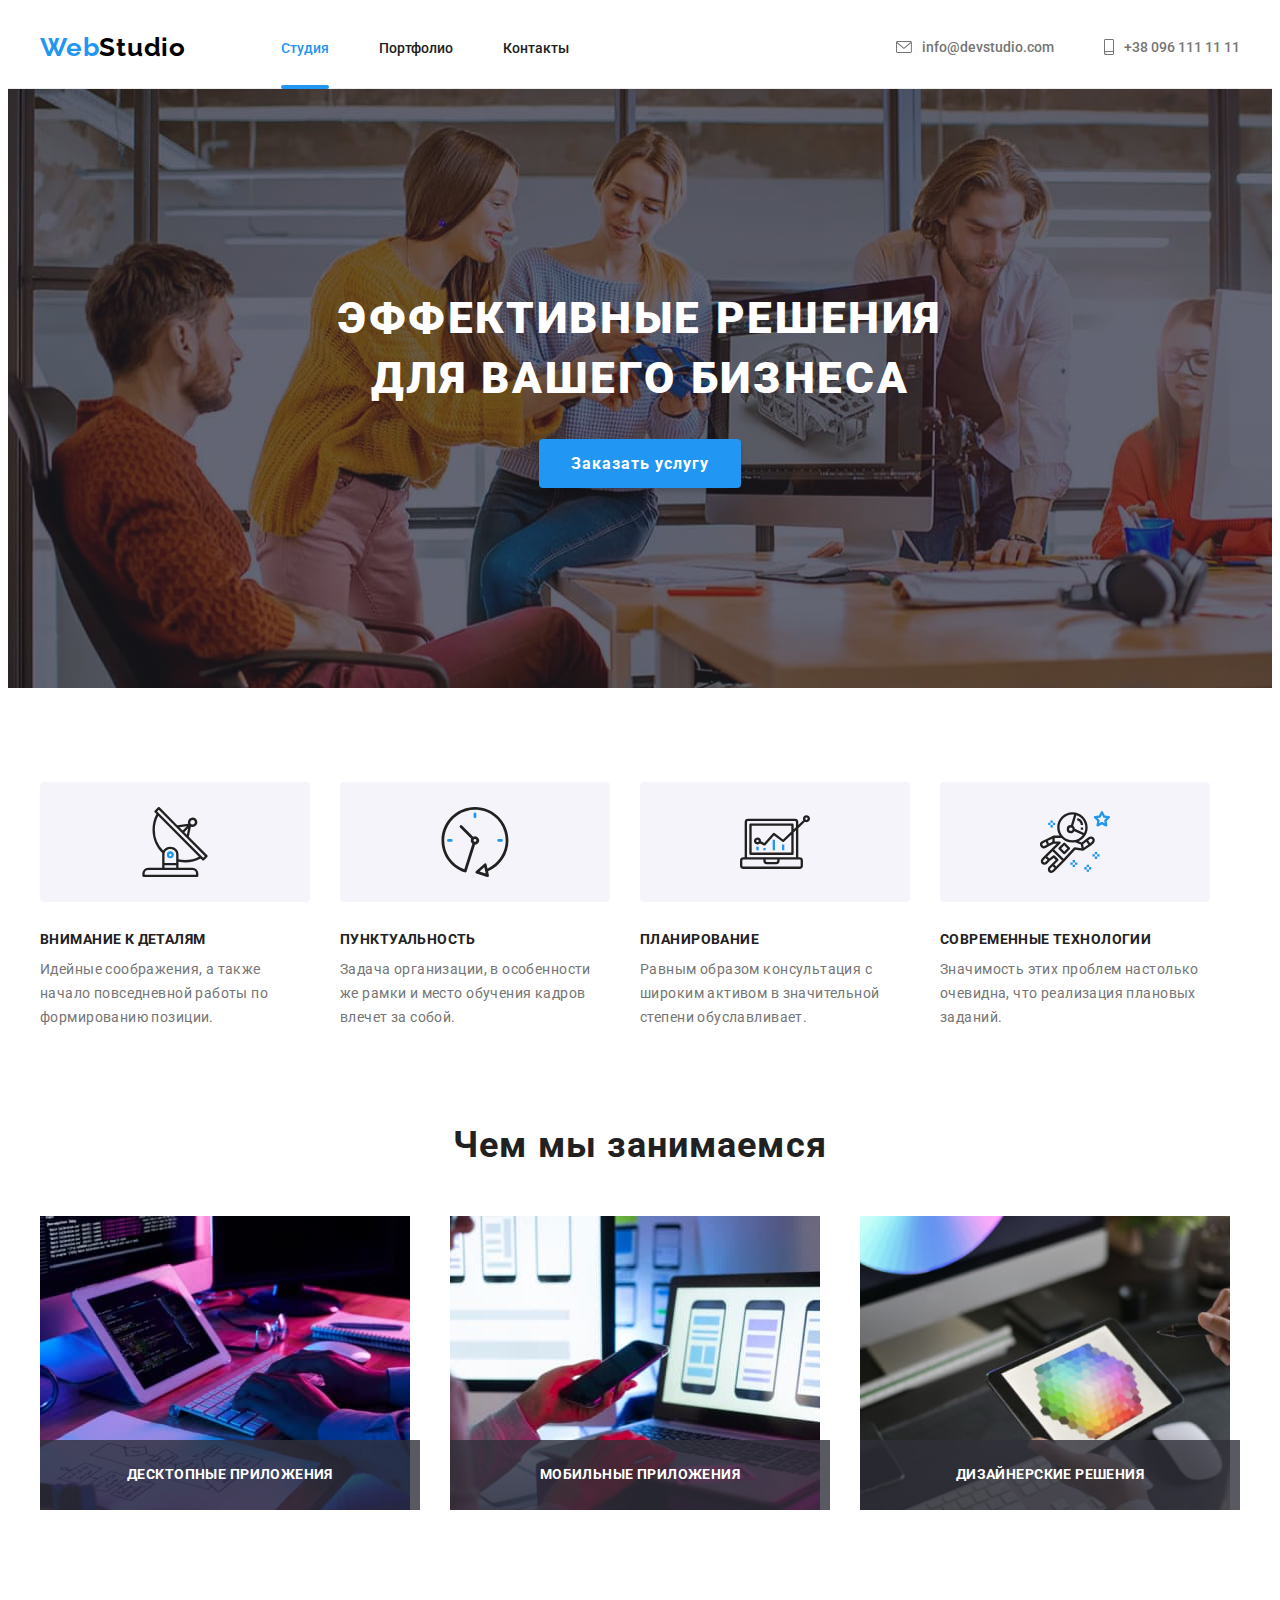
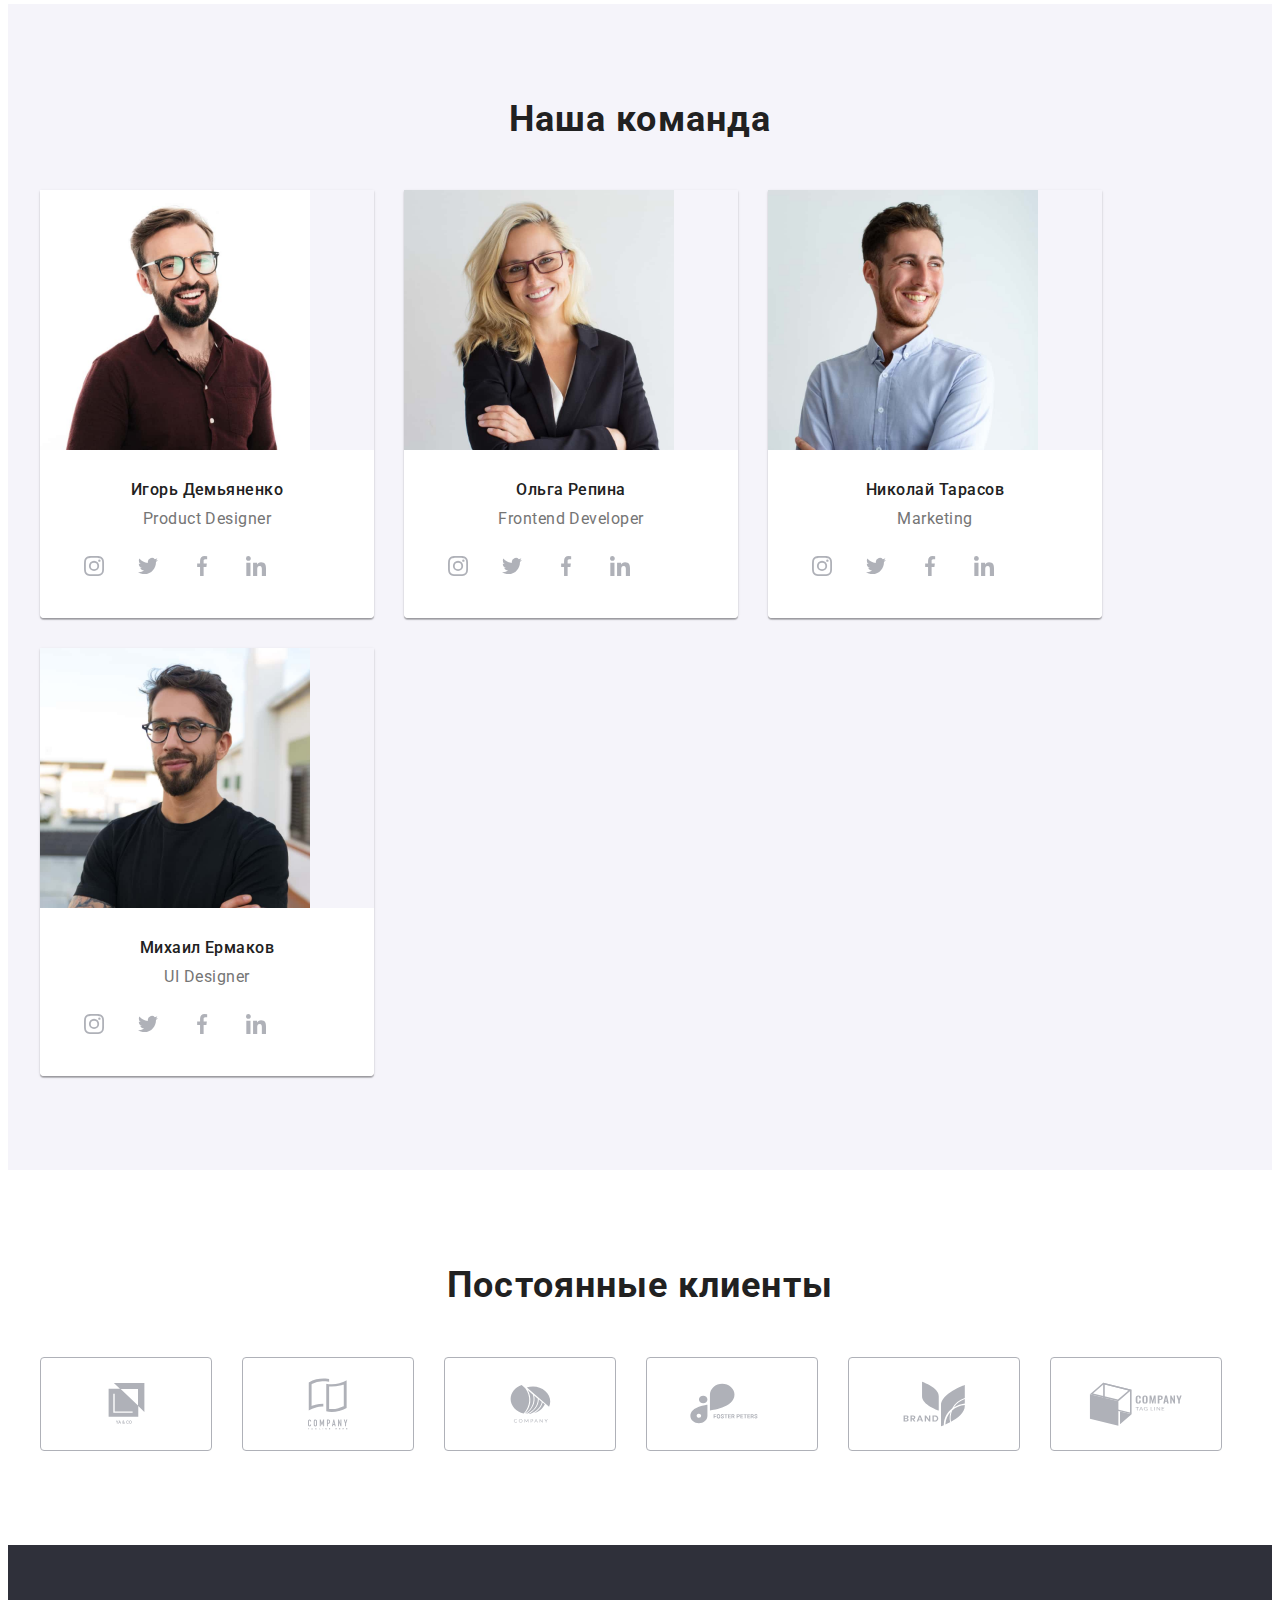
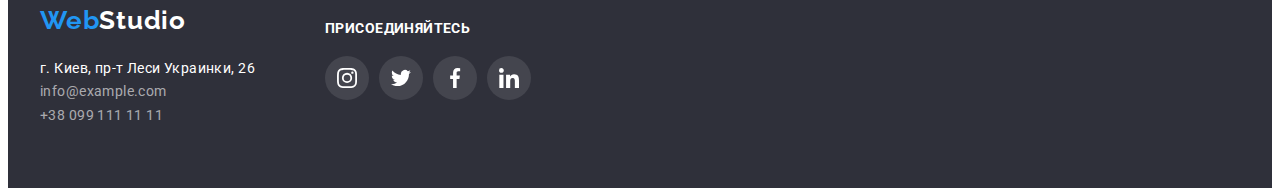
<file: index.html>
<!DOCTYPE html>
<html lang="ru">
  <head>
    <meta charset="UTF-8" />
    <meta http-equiv="X-UA-Compatible" content="IE=edge" />
    <meta name="viewport" content="width=device-width, initial-scale=1.0" />
    <link rel="preconnect" href="https://fonts.gstatic.com" />
    <link
      href="https://fonts.googleapis.com/css2?family=Raleway:wght@700&family=Roboto:wght@400;500;700;900&display=swap"
      rel="stylesheet"
    />
    <link
      rel="stylesheet"
      href="https://cdnjs.cloudflare.com/ajax/libs/modern-normalize/1.0.0/modern-normalize.min.css"
      integrity="sha512-ISS7cAi1PEhQ8jnbJpJZMd29NlhNj4AWYyLOSp2CE/CsHxTCu+r+t0D2yoJudVrd0/8fTVPUVDzY5Tvli75u/g=="
      crossorigin="anonymous"
    />
    <link rel="stylesheet" type="text/css" href="./css/styles.css" />
    <title>Студия</title>
  </head>
  <body>
    <!-- HEADER -->
    <header class="header">
      <div class="container">
        <nav class="site-nav">
          <a class="logo link" href="./index.html"><span>Web</span>Studio</a>
          <ul class="main-nav list">
            <li class="main-nav-item">
              <a class="main-nav-link link current" href="./index.html"
                >Студия</a
              >
            </li>
            <li class="main-nav-item">
              <a class="main-nav-link link" href="./portfolio.html"
                >Портфолио</a
              >
            </li>
            <li class="main-nav-item">
              <a class="main-nav-link link" href="#">Контакты</a>
            </li>
          </ul>
        </nav>
        <ul class="auth-list list">
          <li class="auth-list-item">
            <a class="auth-list-link link" href="mailto:info@devstudio.com">
              <svg class="auth-icon" width="16" height="12">
                <use href="./images/icons.svg#icon-envelope"></use>
              </svg>
              info@devstudio.com</a
            >
          </li>
          <li class="auth-list-item">
            <a class="auth-list-link link" href="tel:+380961111111">
              <svg class="auth-icon" width="10" height="16">
                <use href="./images/icons.svg#icon-smartphone"></use>
              </svg>
              +38 096 111 11 11</a
            >
          </li>
        </ul>
      </div>
    </header>
    <main>
      <!-- HERO SECTION -->
      <section class="hero-section">
        <div class="container">
          <h1 class="hero-section-title">
            Эффективные решения<br />для вашего бизнеса
          </h1>
          <button type="button" class="btn btn-hero" data-modal-open>
            Заказать услугу
          </button>
        </div>
      </section>
      <!-- FEATURES SECTION -->
      <section class="section features">
        <div class="container">
          <h2 class="section-title visually-hidden">Особенности</h2>
          <ul class="features-list list">
            <li class="features-list-item">
              <div class="thumb">
                <svg class="icon-feature" width="70" height="70">
                  <use href="./images/icons.svg#icon-antenna"></use>
                </svg>
              </div>
              <h3 class="list-title">Внимание к деталям</h3>
              <p class="features-text">
                Идейные соображения, а также начало повседневной работы по
                формированию позиции.
              </p>
            </li>
            <li class="features-list-item">
              <div class="thumb">
                <svg class="icon-feature" width="70" height="70">
                  <use href="./images/icons.svg#icon-clock"></use>
                </svg>
              </div>
              <h3 class="list-title">Пунктуальность</h3>
              <p class="features-text">
                Задача организации, в особенности же рамки и место обучения
                кадров влечет за собой.
              </p>
            </li>
            <li class="features-list-item">
              <div class="thumb">
                <svg class="icon-feature" width="70" height="70">
                  <use href="./images/icons.svg#icon-diagram"></use>
                </svg>
              </div>
              <h3 class="list-title">Планирование</h3>
              <p class="features-text">
                Равным образом консультация с широким активом в значительной
                степени обуславливает.
              </p>
            </li>
            <li class="features-list-item">
              <div class="thumb">
                <svg class="icon-feature" width="70" height="70">
                  <use href="./images/icons.svg#icon-astronaut"></use>
                </svg>
              </div>
              <h3 class="list-title">Современные технологии</h3>
              <p class="features-text">
                Значимость этих проблем настолько очевидна, что реализация
                плановых заданий.
              </p>
            </li>
          </ul>
        </div>
      </section>
      <!-- ACTIVITY SECION -->
      <section class="section activity">
        <div class="container">
          <h2 class="section-title">Чем мы занимаемся</h2>
          <ul class="activities-list list">
            <li class="activity-list-item">
              <div class="activity-card">
                <img
                  width="370"
                  height="294"
                  src="./images/activity1.jpg"
                  alt="Блок-схема алгоритмов"
                />
                <h3 class="list-title activity-text">
                  Десктопные приложения
                </h3>
              </div>
            </li>
            <li class="activity-list-item">
              <div class="activity-card">
                <img
                  width="370"
                  height="294"
                  src="./images/activity2.jpg"
                  alt="Мобильная разработка"
                />
                <h3 class="list-title activity-text">
                  Мобильные приложения
                </h3>
              </div>
            </li>
            <li class="activity-list-item">
              <div class="activity-card">
                <img
                  width="370"
                  height="294"
                  src="./images/activity3.jpg"
                  alt="Дизайн цвета, планшет с цветовым шестиугольником"
                />
                <h3 class="list-title activity-text">
                  Дизайнерские решения
                </h3>
              </div>
            </li>
          </ul>
        </div>
      </section>
      <!-- OUR TEAM SECTION -->
      <section class="section our-team">
        <div class="container">
          <h2 class="section-title">Наша команда</h2>
          <ul class="team-list list">
            <li class="team-list-item">
              <img
                width="270"
                height="260"
                src="./images/team_member1.jpg"
                alt="Product Designer Игорь Демьяненко"
              />
              <div class="photo-signature">
                <h3 class="team-member-name">Игорь Демьяненко</h3>
                <p lang="en" class="team-member-occupation">Product Designer</p>
                <ul class="social-icons-list list">
                  <li class="social-icons-list-item">
                    <a href="#" class="social-icons-list-item-link link">
                      <svg class="social-list-icon">
                        <use href="./images/icons.svg#icon-instagram"></use>
                      </svg>
                    </a>
                  </li>
                  <li class="social-icons-list-item">
                    <a href="#" class="social-icons-list-item-link link">
                      <svg class="social-list-icon">
                        <use href="./images/icons.svg#icon-twitter"></use>
                      </svg>
                    </a>
                  </li>
                  <li class="social-icons-list-item">
                    <a href="#" class="social-icons-list-item-link link">
                      <svg class="social-list-icon">
                        <use href="./images/icons.svg#icon-facebook"></use>
                      </svg>
                    </a>
                  </li>
                  <li class="social-icons-list-item">
                    <a href="#" class="social-icons-list-item-link link">
                      <svg class="social-list-icon">
                        <use href="./images/icons.svg#icon-linkedin"></use>
                      </svg>
                    </a>
                  </li>
                </ul>
              </div>
            </li>
            <li class="team-list-item">
              <img
                width="270"
                height="260"
                src="./images/team_member2.jpg"
                alt="Frontend Developer Ольга Репина"
              />
              <div class="photo-signature">
                <h3 class="team-member-name">Ольга Репина</h3>
                <p lang="en" class="team-member-occupation">
                  Frontend Developer
                </p>
                <ul class="social-icons-list list">
                  <li class="social-icons-list-item">
                    <a href="#" class="social-icons-list-item-link link">
                      <svg class="social-list-icon">
                        <use href="./images/icons.svg#icon-instagram"></use>
                      </svg>
                    </a>
                  </li>
                  <li class="social-icons-list-item">
                    <a href="#" class="social-icons-list-item-link link">
                      <svg class="social-list-icon">
                        <use href="./images/icons.svg#icon-twitter"></use>
                      </svg>
                    </a>
                  </li>
                  <li class="social-icons-list-item">
                    <a href="#" class="social-icons-list-item-link link">
                      <svg class="social-list-icon">
                        <use href="./images/icons.svg#icon-facebook"></use>
                      </svg>
                    </a>
                  </li>
                  <li class="social-icons-list-item">
                    <a href="#" class="social-icons-list-item-link link">
                      <svg class="social-list-icon">
                        <use href="./images/icons.svg#icon-linkedin"></use>
                      </svg>
                    </a>
                  </li>
                </ul>
              </div>
            </li>
            <li class="team-list-item">
              <img
                width="270"
                height="260"
                src="./images/team_member3.jpg"
                alt="Marketing Николай Тарасов"
              />
              <div class="photo-signature">
                <h3 class="team-member-name">Николай Тарасов</h3>
                <p lang="en" class="team-member-occupation">Marketing</p>
                <ul class="social-icons-list list">
                  <li class="social-icons-list-item">
                    <a href="#" class="social-icons-list-item-link link">
                      <svg class="social-list-icon">
                        <use href="./images/icons.svg#icon-instagram"></use>
                      </svg>
                    </a>
                  </li>
                  <li class="social-icons-list-item">
                    <a href="#" class="social-icons-list-item-link link">
                      <svg class="social-list-icon">
                        <use href="./images/icons.svg#icon-twitter"></use>
                      </svg>
                    </a>
                  </li>
                  <li class="social-icons-list-item">
                    <a href="#" class="social-icons-list-item-link link">
                      <svg class="social-list-icon">
                        <use href="./images/icons.svg#icon-facebook"></use>
                      </svg>
                    </a>
                  </li>
                  <li class="social-icons-list-item">
                    <a href="#" class="social-icons-list-item-link link">
                      <svg class="social-list-icon">
                        <use href="./images/icons.svg#icon-linkedin"></use>
                      </svg>
                    </a>
                  </li>
                </ul>
              </div>
            </li>
            <li class="team-list-item">
              <img
                width="270"
                height="260"
                src="./images/team_member4.jpg"
                alt="UI Designer Михаил Ермаков"
              />
              <div class="photo-signature">
                <h3 class="team-member-name">Михаил Ермаков</h3>
                <p lang="en" class="team-member-occupation">UI Designer</p>
                <ul class="social-icons-list list">
                  <li class="social-icons-list-item">
                    <a href="#" class="social-icons-list-item-link link">
                      <svg class="social-list-icon">
                        <use href="./images/icons.svg#icon-instagram"></use>
                      </svg>
                    </a>
                  </li>
                  <li class="social-icons-list-item">
                    <a href="#" class="social-icons-list-item-link link">
                      <svg class="social-list-icon">
                        <use href="./images/icons.svg#icon-twitter"></use>
                      </svg>
                    </a>
                  </li>
                  <li class="social-icons-list-item">
                    <a href="#" class="social-icons-list-item-link link">
                      <svg class="social-list-icon">
                        <use href="./images/icons.svg#icon-facebook"></use>
                      </svg>
                    </a>
                  </li>
                  <li class="social-icons-list-item">
                    <a href="#" class="social-icons-list-item-link link">
                      <svg class="social-list-icon">
                        <use href="./images/icons.svg#icon-linkedin"></use>
                      </svg>
                    </a>
                  </li>
                </ul>
              </div>
            </li>
          </ul>
        </div>
      </section>

      <!-- CLIENTS SECION -->
      <section class="section clients">
        <div class="container">
          <h2 class="section-title">Постоянные клиенты</h2>
          <ul class="clients-list list">
            <li class="client-item">
              <a href="#" class="client-link link">
                <svg class="client-icon" width="41" height="47">
                  <use href="./images/icons.svg#icon-client-logo-1"></use>
                </svg>
              </a>
            </li>
            <li class="client-item">
              <a href="#" class="client-link link">
                <svg class="client-icon" width="40" height="52">
                  <use href="./images/icons.svg#icon-client-logo-2"></use>
                </svg>
              </a>
            </li>
            <li class="client-item">
              <a href="#" class="client-link link">
                <svg class="client-icon" width="43" height="41">
                  <use href="./images/icons.svg#icon-client-logo-3"></use>
                </svg>
              </a>
            </li>
            <li class="client-item">
              <a href="#" class="client-link link">
                <svg class="client-icon" width="84" height="41">
                  <use href="./images/icons.svg#icon-client-logo-4"></use>
                </svg>
              </a>
            </li>
            <li class="client-item">
              <a href="#" class="client-link link">
                <svg class="client-icon" width="63" height="46">
                  <use href="./images/icons.svg#icon-client-logo-5"></use>
                </svg>
              </a>
            </li>
            <li class="client-item">
              <a href="#" class="client-link link">
                <svg class="client-icon" width="94" height="44">
                  <use href="./images/icons.svg#icon-client-logo-6"></use>
                </svg>
              </a>
            </li>
          </ul>
        </div>
      </section>
    </main>
    <!-- FOOTER -->
    <footer class="footer">
      <div class="container">
        <div class="address-and-social">
          <address class="address">
            <a href="./index.html" class="logo-white link"
              ><span>Web</span>Studio</a
            >
            <p class="studio-location">г. Киев, пр-т Леси Украинки, 26</p>
            <ul class="footer-contact-list list">
              <li class="footer-contact-list-item">
                <a
                  class="footer-contact-link link"
                  href="mailto:info@example.com"
                  >info@example.com</a
                >
              </li>
              <li class="footer-contact-list-item">
                <a class="footer-contact-link link" href="tel:+380991111111"
                  >+38 099 111 11 11</a
                >
              </li>
            </ul>
          </address>
          <div class="social-links-footer">
            <p class="socia-links-title-footer">присоединяйтесь</p>
            <ul class="social-icons-list list">
              <li class="social-icons-list-item">
                <a href="#" class="social-icons-list-item-link link">
                  <svg class="social-list-icon">
                    <use href="./images/icons.svg#icon-instagram"></use>
                  </svg>
                </a>
              </li>
              <li class="social-icons-list-item">
                <a href="#" class="social-icons-list-item-link link">
                  <svg class="social-list-icon">
                    <use href="./images/icons.svg#icon-twitter"></use>
                  </svg>
                </a>
              </li>
              <li class="social-icons-list-item">
                <a href="#" class="social-icons-list-item-link link">
                  <svg class="social-list-icon">
                    <use href="./images/icons.svg#icon-facebook"></use>
                  </svg>
                </a>
              </li>
              <li class="social-icons-list-item">
                <a href="#" class="social-icons-list-item-link link">
                  <svg class="social-list-icon">
                    <use href="./images/icons.svg#icon-linkedin"></use>
                  </svg>
                </a>
              </li>
            </ul>
          </div>
        </div>
      </div>
    </footer>
    <!-- modal window -->
    <div class="backdrop is-hidden" data-modal>
      <div class="modal">
        <button type="button" class="modal-close-btn" data-modal-close>
          <svg class="modal-close-icon" width="11" height="11">
            <use href="./images/icons.svg#icon-close"></use>
          </svg>
        </button>
      </div>
    </div>
    <!-- end modal window -->
    <script src="./js/modal.js"></script>
  </body>
</html>
</file>
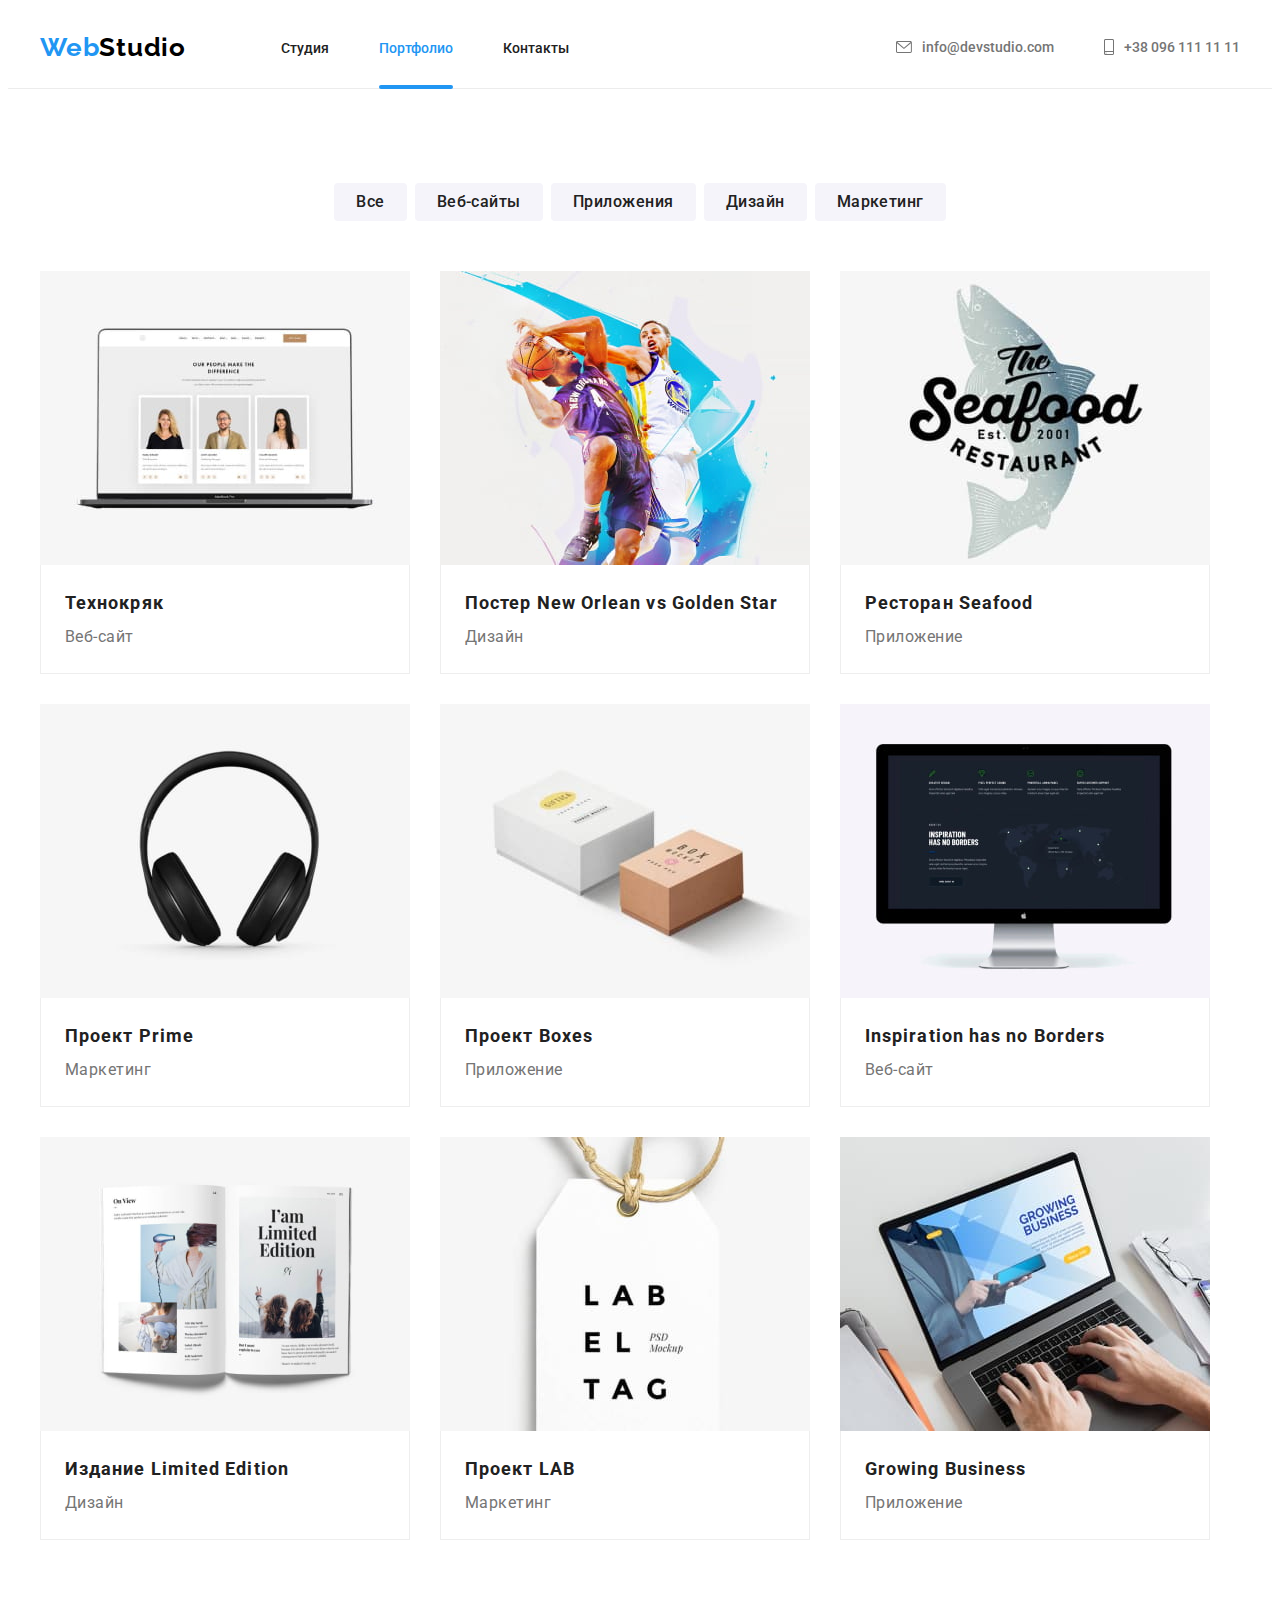
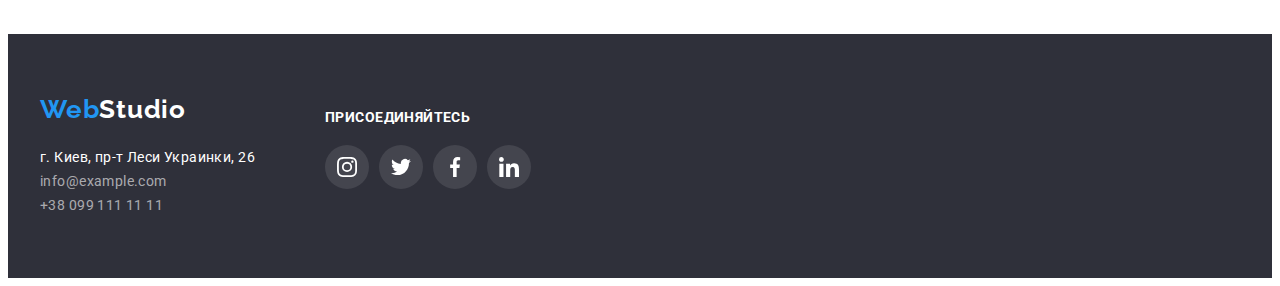
<file: portfolio.html>
<!DOCTYPE html>
<html lang="ru">
  <head>
    <meta charset="UTF-8" />
    <meta http-equiv="X-UA-Compatible" content="IE=edge" />
    <meta name="viewport" content="width=device-width, initial-scale=1.0" />
    <link rel="preconnect" href="https://fonts.gstatic.com" />
    <link
      href="https://fonts.googleapis.com/css2?family=Raleway:wght@700&family=Roboto:wght@400;500;700;900&display=swap"
      rel="stylesheet"
    />
    <link
      rel="stylesheet"
      href="https://cdnjs.cloudflare.com/ajax/libs/modern-normalize/1.0.0/modern-normalize.min.css"
      integrity="sha512-ISS7cAi1PEhQ8jnbJpJZMd29NlhNj4AWYyLOSp2CE/CsHxTCu+r+t0D2yoJudVrd0/8fTVPUVDzY5Tvli75u/g=="
      crossorigin="anonymous"
    />
    <link rel="stylesheet" type="text/css" href="./css/styles.css" />
    <title>Портфолио</title>
  </head>
  <body>
    <!-- HEADER -->
    <header class="header">
      <div class="container">
        <nav class="site-nav">
          <a class="logo link" href="./index.html"><span>Web</span>Studio</a>
          <ul class="main-nav list">
            <li class="main-nav-item">
              <a class="main-nav-link link" href="./index.html">Студия</a>
            </li>
            <li class="main-nav-item">
              <a class="main-nav-link link current" href="./portfolio.html"
                >Портфолио</a
              >
            </li>
            <li class="main-nav-item">
              <a class="main-nav-link link" href="#">Контакты</a>
            </li>
          </ul>
        </nav>
        <ul class="auth-list list">
          <li class="auth-list-item">
            <a class="auth-list-link link" href="mailto:info@devstudio.com">
              <svg class="auth-icon" width="16" height="12">
                <use href="./images/icons.svg#icon-envelope"></use>
              </svg>
              info@devstudio.com</a
            >
          </li>
          <li class="auth-list-item">
            <a class="auth-list-link link" href="tel:+380961111111">
              <svg class="auth-icon" width="10" height="16">
                <use href="./images/icons.svg#icon-smartphone"></use>
              </svg>
              +38 096 111 11 11</a
            >
          </li>
        </ul>
      </div>
    </header>
    <main>
      <!-- PORTFOLIO SECTION -->
      <section class="section portfolio">
        <div class="container">
          <h2 class="section-title visually-hidden">Портфолио</h2>
          <!-- FILTER BUTTONS -->
          <ul class="filter-btns-list list">
            <li class="filter-btns-item">
              <button type="button" class="btn btn-filter">Все</button>
            </li>
            <li class="filter-btns-item">
              <button type="button" class="btn btn-filter">Веб-сайты</button>
            </li>
            <li class="filter-btns-item">
              <button type="button" class="btn btn-filter">Приложения</button>
            </li>
            <li class="filter-btns-item">
              <button type="button" class="btn btn-filter">Дизайн</button>
            </li>
            <li class="filter-btns-item">
              <button type="button" class="btn btn-filter">Маркетинг</button>
            </li>
          </ul>

          <!-- CARDS -->
          <ul class="cards-list list">
            <li class="cards-item">
              <a href="#" class="card-link link">
                <div class="card-contents">
                  <div class="card-img-wrapper">
                    <img
                      class="card-img"
                      width="370"
                      height="294"
                      src="./images/portfolio-card1.jpg"
                      alt="веб-сайт технокряк"
                    />
                    <p class="overlay">
                      Технокряк это современная площадка распространения
                      коронавируса. Компании используют эту платформу для
                      цифрового шпионажа и атак на защищённые сервера
                      конкурентов.
                    </p>
                  </div>
                  <div class="card-signature">
                    <h3 class="card-name">Технокряк</h3>
                    <p class="card-category">Веб-сайт</p>
                  </div>
                </div>
              </a>
            </li>
            <li class="cards-item">
              <a href="#" class="card-link link">
                <div class="card-contents">
                  <div class="card-img-wrapper">
                    <img
                      class="card-img"
                      width="370"
                      height="294"
                      src="./images/portfolio-card2.jpg"
                      alt="постер игра в баскетбол"
                    />
                    <p class="overlay">
                      Технокряк это современная площадка распространения
                      коронавируса. Компании используют эту платформу для
                      цифрового шпионажа и атак на защищённые сервера
                      конкурентов.
                    </p>
                  </div>
                  <div class="card-signature">
                    <h3 class="card-name">Постер New Orlean vs Golden Star</h3>
                    <p class="card-category">Дизайн</p>
                  </div>
                </div>
              </a>
            </li>
            <li class="cards-item">
              <a href="" class="card-link link">
                <div class="card-contents">
                  <div class="card-img-wrapper">
                    <img
                      class="card-img"
                      width="370"
                      height="294"
                      src="./images/portfolio-card3.jpg"
                      alt="логотип ресторана морепродуктов"
                    />
                    <p class="overlay">
                      Технокряк это современная площадка распространения
                      коронавируса. Компании используют эту платформу для
                      цифрового шпионажа и атак на защищённые сервера
                      конкурентов.
                    </p>
                  </div>
                  <div class="card-signature">
                    <h3 class="card-name">Ресторан Seafood</h3>
                    <p class="card-category">Приложение</p>
                  </div>
                </div>
              </a>
            </li>
            <li class="cards-item">
              <a href="" class="card-link link">
                <div class="card-contents">
                  <div class="card-img-wrapper">
                    <img
                      class="card-img"
                      width="370"
                      height="294"
                      src="./images/portfolio-card4.jpg"
                      alt="наушники"
                    />
                    <p class="overlay">
                      Технокряк это современная площадка распространения
                      коронавируса. Компании используют эту платформу для
                      цифрового шпионажа и атак на защищённые сервера
                      конкурентов.
                    </p>
                  </div>
                  <div class="card-signature">
                    <h3 class="card-name">Проект Prime</h3>
                    <p class="card-category">Маркетинг</p>
                  </div>
                </div>
              </a>
            </li>
            <li class="cards-item">
              <a href="" class="card-link link">
                <div class="card-contents">
                  <div class="card-img-wrapper">
                    <img
                      class="card-img"
                      width="370"
                      height="294"
                      src="./images/portfolio-card5.jpg"
                      alt="две коробки"
                    />
                    <p class="overlay">
                      Технокряк это современная площадка распространения
                      коронавируса. Компании используют эту платформу для
                      цифрового шпионажа и атак на защищённые сервера
                      конкурентов.
                    </p>
                  </div>
                  <div class="card-signature">
                    <h3 class="card-name">Проект Boxes</h3>
                    <p class="card-category">Приложение</p>
                  </div>
                </div>
              </a>
            </li>
            <li class="cards-item">
              <a href="" class="card-link link">
                <div class="card-contents">
                  <div class="card-img-wrapper">
                    <img
                      class="card-img"
                      width="370"
                      height="294"
                      src="./images/portfolio-card6.jpg"
                      alt="монитор"
                    />
                    <p class="overlay">
                      Технокряк это современная площадка распространения
                      коронавируса. Компании используют эту платформу для
                      цифрового шпионажа и атак на защищённые сервера
                      конкурентов.
                    </p>
                  </div>
                  <div class="card-signature">
                    <h3 class="card-name">Inspiration has no Borders</h3>
                    <p class="card-category">Веб-сайт</p>
                  </div>
                </div>
              </a>
            </li>
            <li class="cards-item">
              <a href="" class="card-link link">
                <div class="card-contents">
                  <div class="card-img-wrapper">
                    <img
                      class="card-img"
                      width="370"
                      height="294"
                      src="./images/portfolio-card7.jpg"
                      alt="книга издания Limited Edition"
                    />
                    <p class="overlay">
                      Технокряк это современная площадка распространения
                      коронавируса. Компании используют эту платформу для
                      цифрового шпионажа и атак на защищённые сервера
                      конкурентов.
                    </p>
                  </div>
                  <div class="card-signature">
                    <h3 class="card-name">Издание Limited Edition</h3>
                    <p class="card-category">Дизайн</p>
                  </div>
                </div>
              </a>
            </li>
            <li class="cards-item">
              <a href="" class="card-link link">
                <div class="card-contents">
                  <div class="card-img-wrapper">
                    <img
                      class="card-img"
                      width="370"
                      height="294"
                      src="./images/portfolio-card8.jpg"
                      alt="бирка проект LAB"
                    />
                    <p class="overlay">
                      Технокряк это современная площадка распространения
                      коронавируса. Компании используют эту платформу для
                      цифрового шпионажа и атак на защищённые сервера
                      конкурентов.
                    </p>
                  </div>
                  <div class="card-signature">
                    <h3 class="card-name">Проект LAB</h3>
                    <p class="card-category">Маркетинг</p>
                  </div>
                </div>
              </a>
            </li>
            <li class="cards-item">
              <a href="" class="card-link link">
                <div class="card-contents">
                  <div class="card-img-wrapper">
                    <img
                      class="card-img"
                      width="370"
                      height="294"
                      src="./images/portfolio-card9.jpg"
                      alt="приложение Growing Business"
                    />
                    <p class="overlay">
                      Технокряк это современная площадка распространения
                      коронавируса. Компании используют эту платформу для
                      цифрового шпионажа и атак на защищённые сервера
                      конкурентов.
                    </p>
                  </div>
                  <div class="card-signature">
                    <h3 class="card-name">Growing Business</h3>
                    <p class="card-category">Приложение</p>
                  </div>
                </div>
              </a>
            </li>
          </ul>
        </div>
      </section>
    </main>
    <!-- FOOTER -->
    <footer class="footer">
      <div class="container">
        <div class="address-and-social">
          <address class="address">
            <a href="./index.html" class="logo-white link"
              ><span>Web</span>Studio</a
            >
            <p class="studio-location">г. Киев, пр-т Леси Украинки, 26</p>
            <ul class="footer-contact-list list">
              <li class="footer-contact-list-item">
                <a
                  class="footer-contact-link link"
                  href="mailto:info@example.com"
                  >info@example.com</a
                >
              </li>
              <li class="footer-contact-list-item">
                <a class="footer-contact-link link" href="tel:+380991111111"
                  >+38 099 111 11 11</a
                >
              </li>
            </ul>
          </address>
          <div class="social-links-footer">
            <p class="socia-links-title-footer">присоединяйтесь</p>
            <ul class="social-icons-list list">
              <li class="social-icons-list-item">
                <a href="#" class="social-icons-list-item-link link">
                  <svg class="social-list-icon">
                    <use href="./images/icons.svg#icon-instagram"></use>
                  </svg>
                </a>
              </li>
              <li class="social-icons-list-item">
                <a href="#" class="social-icons-list-item-link link">
                  <svg class="social-list-icon">
                    <use href="./images/icons.svg#icon-twitter"></use>
                  </svg>
                </a>
              </li>
              <li class="social-icons-list-item">
                <a href="#" class="social-icons-list-item-link link">
                  <svg class="social-list-icon">
                    <use href="./images/icons.svg#icon-facebook"></use>
                  </svg>
                </a>
              </li>
              <li class="social-icons-list-item">
                <a href="#" class="social-icons-list-item-link link">
                  <svg class="social-list-icon">
                    <use href="./images/icons.svg#icon-linkedin"></use>
                  </svg>
                </a>
              </li>
            </ul>
          </div>
        </div>
      </div>
    </footer>
  </body>
</html>
</file>
<file: css/styles.css>
:root {
  --primary-text-color: #212121;
  --logo-black-color: #000000;
  --accent-color: #2196f3;
  --grey-text-color: #757575;
  --hero-background-color: #2f303a;
  --primary-white-color: #ffffff;
  --background-grey-color: #f5f4fa;
  --main-font: "Roboto", sans-serif;
  --secondary-font: "Raleway", sans-serif;
  --social-links-color: #afb1b8;
  --social-links-grey-background: rgba(255, 255, 255, 0.1);
  --activity-card-grey-color:  rgba(47, 48, 58, 0.8);
  --transition-duration: 250ms;
  --transition-timing-func: cubic-bezier(0.4, 0, 0.2, 1);
  --overlay-color: rgba(33, 150, 243, 0.9);
  --contact-link-text-color: rgba(255, 255, 255, 0.6);
}
/* ***** GENERAL ***** */
body {
  color: var(--primary-text-color);
  font-family: var(--main-font);
}

.list {
  list-style: none;
}
.link {
  text-decoration: none;
}

ul,
ol {
  padding-left: 0;
  margin: 0;
}

h1,
h2,
h3,
h4,
h5,
h6,
p {
  margin-top: 0;
  margin-bottom: 0;
}

img {
  display: block;
}

.container {
  width: 1200px;
  margin: 0 auto;
  padding: 0 15px;
}

/* ***** END GENERAL ***** */

/* ******* COMPONENTS ******* */
.section-title {
  font-size: 36px;
  line-height: 1.17;
  text-align: center;
  letter-spacing: 0.03em;
  margin-bottom: 50px;
}

.visually-hidden {
  position: absolute;
  width: 1px;
  height: 1px;
  margin: -1px;
  border: 0;
  padding: 0;
  white-space: nowrap;
  clip-path: inset(100%);
  clip: rect(0 0 0 0);
  overflow: hidden;
}

/* ******* END COMPONENTS ******* */

/* ******* SOCIAL LINKS ******* */
.social-icons-list {
  display: flex;
  align-items: center;
}

.social-list-icon {
  width: 20px;
  height: 20px;
  fill: var(--social-links-color);
  transition: fill var(--transition-duration) var(--transition-timing-func);
}
.social-icons-list-item-link {
  width: 44px;
  height: 44px;
  background-color: var(--primary-white-color);
  border-radius: 50%;
  display: flex;
  justify-content: center;
  align-items: center;
  transition: background-color var(--transition-duration) var(--transition-timing-func);
}

.social-icons-list-item-link:hover,
.social-icons-list-item-link:focus {
  background-color: var(--accent-color);
}

.social-icons-list-item-link:hover .social-list-icon,
.social-icons-list-item-link:focus .social-list-icon {
  fill: var(--primary-white-color);
}

.social-icons-list-item:not(:last-child) {
  margin-right: 10px;
}

.social-links-footer .social-icons-list-item-link {
  background-color: var(--social-links-grey-background);
}

.social-links-footer .social-icons-list-item-link:hover,
.social-links-footer .social-icons-list-item-link:focus {
  background: var(--accent-color);
}

.social-links-footer .social-list-icon {
  fill: var(--primary-white-color);
}
/* ******* END SOCIAL LINKS ******* */

/* *********** HEADER *********** */
.header .container {
  display: flex;
  justify-content: space-between;
}

.header {
  border-bottom: 1px solid #ececec;
  padding-top: 24px;
  padding-bottom: 25px;
}

.site-nav {
  display: flex;
}

.main-nav,
.auth-list {
  display: flex;
  align-items: center;
}

.main-nav-link,
.auth-list-link {
  font-size: 14px;
  font-weight: 500;
  transition: color var(--transition-duration) var(--transition-timing-func);
}

.main-nav-link {
  color: var(--primary-text-color);
  position: relative;
}

.auth-list-link {
  color: var(--grey-text-color);
}

.main-nav-link:hover,
.main-nav-link:focus,
.auth-list-link:hover,
.auth-list-link:focus,
.footer-contact-link:hover,
.footer-contact-link:focus {
  color: var(--accent-color);
}

.current {
  color: var(--accent-color);
}

.main-nav-item:not(:last-child),
.auth-list-item:not(:last-child) {
  margin-right: 50px;
}

.auth-icon {
  margin-right: 10px;
  fill: currentColor;
}

.auth-list .auth-list-link {
  display: flex;
  align-items: center;
}

.main-nav-link::after {
  opacity: 0;
  content: "";
  transition: opacity var(--transition-duration) var(--transition-timing-func);
  position: absolute;
  left: 0;
  top: 0;
  width: 100%;
  height: 4px;
  background-color: var(--accent-color);
  border-radius: 2px;
  margin-top: 45px;
}

.main-nav-link:hover::after,
.main-nav-link:focus::after,
.current::after {
  opacity: 1;
}
/* ********** END HEADER ********** */

/* *********** LOGO *********** */
.logo,
.logo-white {
  color: var(--logo-black-color);
  font-family: var(--secondary-font);
  font-weight: 700;
  font-size: 26px;
  line-height: 1.19;
  letter-spacing: 0.03em;
}
.logo {
  margin-right: 95px;
}

.logo span,
.logo-white span {
  color: var(--accent-color);
}

.logo-white {
  color: var(--primary-white-color);
}
/* ********** END LOGO ********** */

/* ********** BUTTONS ********** */

.btn {
  font-family: inherit;
  font-size: 16px;
  border-radius: 4px;
  cursor: pointer;
  border: none;
}

.btn-hero {
  line-height: 1.86;
  letter-spacing: 0.06em;
  font-weight: 700;
  min-width: 200px;
  color: var(--primary-white-color);
  background-color: var(--accent-color);
  margin: 0 auto;
  display: block;
  padding: 10px 32px;
  box-shadow: 0px 4px 4px rgba(0, 0, 0, 0.15);
}

.btn-filter {
  line-height: 1.62;
  letter-spacing: 0.03em;
  font-weight: 500;
  color: var(--primary-text-color);
  background-color: var(--background-grey-color);
  padding: 6px 22px;
  transition: box-shadow var(--transition-duration) var(--transition-timing-func),
    color var(--transition-duration) var(--transition-timing-func),
    background-color var(--transition-duration) var(--transition-timing-func);
}

.btn-filter:focus,
.btn-filter:hover {
  color: var(--primary-white-color);
  background-color: var(--accent-color);
  box-shadow: 0px 3px 1px rgba(0, 0, 0, 0.1), 0px 1px 2px rgba(0, 0, 0, 0.08),
    0px 2px 2px rgba(0, 0, 0, 0.12);
}
/* ********** END BUTTONS ********** */

/* *********** HERO *********** */
.hero-section {
  background-color: var(--hero-background-color);
  padding-top: 200px;
  padding-bottom: 200px;
  background-image: linear-gradient(
      rgba(47, 48, 58, 0.4),
      rgba(47, 48, 58, 0.4)
    ),
    url("../images/header-img.jpg");
  background-repeat: no-repeat;
  max-width: 1600px;
  margin: 0 auto;
}

.hero-section-title {
  text-align: center;
  color: var(--primary-white-color);
  font-weight: 900;
  font-size: 44px;
  line-height: 1.36;
  letter-spacing: 0.06em;
  text-transform: uppercase;
  margin-bottom: 30px;
}
/* *********** END HERO *********** */

/* *********** FEATURES *********** */
.features {
  padding-top: 94px;
  padding-bottom: 47px;
}

.features-list {
  display: flex;
}

.features-list-item:not(:last-child) {
  margin-right: 30px;
}

.features-list-item {
  width: 270px;
}

.thumb {
  display: flex;
  height: 120px;
  background-color: var(--background-grey-color);
  margin-bottom: 30px;
  border-radius: 4px;
  justify-content: center;
  align-items: center;
}

.list-title {
  font-size: 14px;
  line-height: 1.14;
  font-weight: 700;
  letter-spacing: 0.03em;
  text-transform: uppercase;
  margin-bottom: 10px;
}

.features-text {
  color: var(--grey-text-color);
  font-size: 14px;
  line-height: 1.71;
  letter-spacing: 0.03em;
}
/* *********** END FEATURES *********** */

/* *********** ACTIVITY *********** */
.activity {
  padding-top: 47px;
  padding-bottom: 94px;
}

.activities-list {
  display: flex;
  flex-wrap: wrap;
  margin-left: -30px;
  margin-top: -30px;
}

.activity-list-item {
  flex-basis: calc((100% - 90px) / 3);
  margin-left: 30px;
  margin-top: 30px;
}
.activity-card {
  position: relative;
}

.activity-text {
  position: absolute;
  bottom: 0;
  left: 0;
  width: 100%;
  height: 70px;
  margin: 0;
  background-color: var(--activity-card-grey-color);
  color: var(--primary-white-color);
  display: flex;
  justify-content: center;
  align-items: center;
}
/* *********** END ACTIVITY *********** */

/* ********** TEAM ********** */
.our-team {
  background-color: var(--background-grey-color);
  padding-top: 94px;
  padding-bottom: 94px;
}

.photo-signature {
  background-color: var(--primary-white-color);
  padding-top: 30px;
  padding-bottom: 30px;
  width: 270px;
  text-align: center;
  padding-left: 32px;
  padding-right: 32px;
  border-radius: 0px 0px 4px 4px;
}

.team-list {
  display: flex;
  flex-wrap: wrap;
  margin-left: -30px;
  margin-top: -30px;
}

.team-list-item {
  flex-basis: calc((100% - 120px) / 4);
  margin-left: 30px;
  margin-top: 30px;
  box-shadow: 0px 1px 3px rgba(0, 0, 0, 0.12), 0px 1px 1px rgba(0, 0, 0, 0.14),
    0px 2px 1px rgba(0, 0, 0, 0.2);
  border-radius: 0px 0px 4px 4px;
}

.team-member-name {
  font-weight: 500;
  font-size: 16px;
  line-height: 1.19;
  letter-spacing: 0.03em;
  margin-bottom: 10px;
}

.team-member-occupation {
  font-size: 16px;
  line-height: 1.19;
  letter-spacing: 0.03em;
  color: var(--grey-text-color);
  margin-bottom: 16px;
}

/* ********** END TEAM ********** */

/* ********** CLIENTS ********** */
.clients {
  padding-top: 94px;
  padding-bottom: 94px;
}

.clients-list {
  display: flex;
  margin-top: -30px;
  margin-left: -30px;
}

.client-item {
  margin-top: 30px;
  margin-left: 30px;
}

.client-link {
  display: flex;
  width: 170px;
  height: 92px;
  border: 1px solid var(--social-links-color);
  border-radius: 4px;
  transition: border var(--transition-duration) var(--transition-timing-func);
}

.client-icon {
  fill: var(--social-links-color);
  margin: auto;
  transition: fill var(--transition-duration) var(--transition-timing-func);
}

.client-link:hover .client-icon,
.client-link:focus .client-icon {
  fill: var(--accent-color);
}

.client-link:hover,
.client-link:focus {
  border-color: var(--accent-color);
}

/* ********** END CLIENTS ********** */

/* ********* PORTFOLIO ********** */

.portfolio {
  padding-top: 94px;
  padding-bottom: 94px;
}

.filter-btns-list {
  display: flex;
  justify-content: center;
}

.filter-btns-item:not(:last-child) {
  margin-right: 8px;
}

.card-name {
  font-size: 18px;
  color: var(--primary-text-color);
  line-height: 2;
  letter-spacing: 0.06em;
}

.card-category {
  font-size: 16px;
  line-height: 2;
  color: var(--grey-text-color);
  letter-spacing: 0.03em;
}

.cards-list {
  display: flex;
  flex-wrap: wrap;
  margin-top: 20px;
  margin-left: -30px;
}

.cards-item {
  width: 370px;
  margin-top: 30px;
  margin-left: 30px;
  flex-basis: calc(100% - 90px) / 3;
}

.card-signature {
  border: 1px solid #eeeeee;
  border-top: none;
  padding: 20px 24px;
}

.card-contents {
  transition: box-shadow var(--transition-duration) var(--transition-timing-func);
}

.card-link:hover .card-contents,
.card-link:focus .card-contents {
  box-shadow: 0px 1px 1px rgba(0, 0, 0, 0.12), 0px 4px 4px rgba(0, 0, 0, 0.06),
    1px 4px 6px rgba(0, 0, 0, 0.16);
}

.card-img-wrapper {
  position: relative;
  overflow: hidden;
}

.overlay {
  position: absolute;
  top: 0;
  left: 0;
  background: var(--overlay-color);
  color: var(--primary-white-color);
  width: 100%;
  height: 100%;
  padding: 24px;
  font-size: 18px;
  line-height: 1.56;
  letter-spacing: 0.03em;
  display: flex;
  align-items: center;
  overflow: auto;
  transform: translateY(100%);
  transition: transform var(--transition-duration) var(--transition-timing-func);
}

.card-link:hover .overlay,
.card-link:focus .overlay {
  transform: translateY(0);
}
/* ********* END PORTFOLIO ********** */

/* ********* FOOTER ********** */
.footer {
  background-color: var(--hero-background-color);
  color: var(--primary-white-color);
  padding-bottom: 60px;
  padding-top: 60px;
}

.address {
  font-style: normal;
  font-size: 14px;
  line-height: 1.71;
  letter-spacing: 0.03em;
  margin-right: 70px;
}

.studio-location {
  margin-top: 20px;
}

.footer-contact-link {
  color: var(--contact-link-text-color);
  transition: color var(--transition-duration) var(--transition-timing-func);
}

.social-links-footer {
  margin-top: 15px;
}

.socia-links-title-footer {
  text-transform: uppercase;
  font-weight: 700;
  font-size: 14px;
  letter-spacing: 0.03em;
  margin-bottom: 20px;
}

.address-and-social {
  display: flex;
}

/* ********* END FOOTER ********** */

/* ********* MODAL ********** */
.backdrop {
  position: fixed;
  top: 0;
  left: 0;
  width: 100vw;
  height: 100vh;
  background-color: rgba(0, 0, 0, 0.2);
  z-index: 100;
  transition: opacity var(--transition-duration) var(--transition-timing-func), 
  visibility var(--transition-duration) var(--transition-timing-func);
}

.modal {
  position: absolute;
  top: 50%;
  left: 50%;
  transform: translate(-50%, -50%) scale(1);
  width: 528px;
  height: 581px;
  background-color: var(--primary-white-color);
  border-radius: 4px;
  box-shadow: 0px 1px 3px rgba(0, 0, 0, 0.12), 0px 1px 1px rgba(0, 0, 0, 0.14),
  0px 2px 1px rgba(0, 0, 0, 0.2);
  transition: transform var(--transition-duration) var(--transition-timing-func);
}

.is-hidden {
  opacity: 0;
  pointer-events: none;
  visibility: hidden;
}

.backdrop.is-hidden .modal {
  transform: translate(-50%, -50%) scale(1.5);
}

.modal-close-btn {
  position: absolute;
  top: 0;
  right: 0;
  width: 30px;
  height: 30px;
  margin: 8px;
  border-radius: 50%;
  border: 1px solid rgba(0, 0, 0, 0.1);
  background-color: transparent;
  cursor: pointer;
}

.modal-close-icon {
  position: absolute;
  top: 50%;
  left: 50%;
  transform: translate(-50%, -50%);
  fill: #000000;
  transition: fill var(--transition-duration) var(--transition-timing-func);
}

.modal-close-btn:hover .modal-close-icon {
  fill: var(--accent-color);
}
/* ********* END MODAL ********** */
</file>
